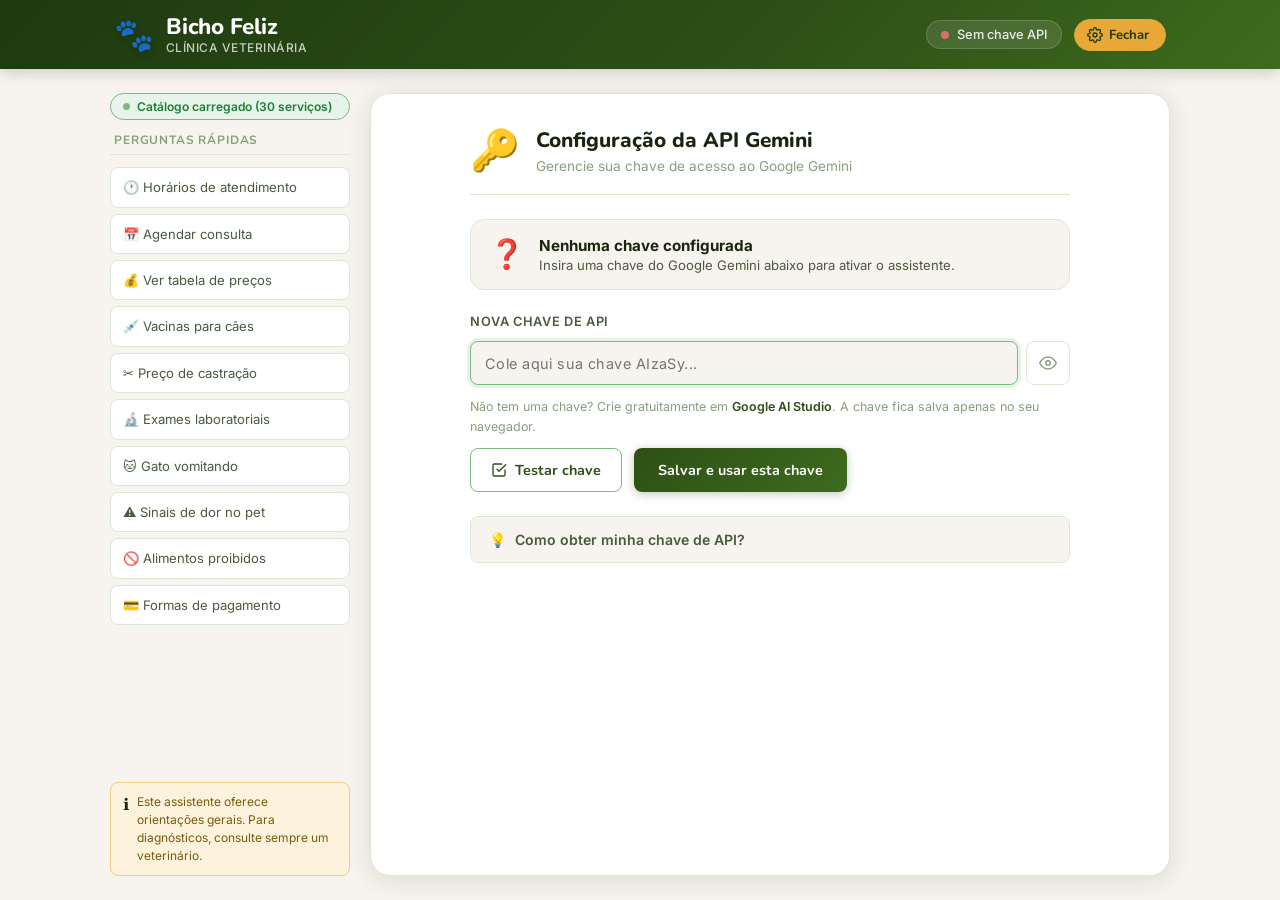
<file: ChatBoot_clinica_veterinaria/index.html>
<!DOCTYPE html>
<html lang="pt-BR">
<head>
  <meta charset="UTF-8" />
  <meta name="viewport" content="width=device-width, initial-scale=1.0" />
  <title>Bicho Feliz – Assistente Virtual</title>
  <link rel="preconnect" href="https://fonts.googleapis.com" />
  <link rel="preconnect" href="https://fonts.gstatic.com" crossorigin />
  <link href="https://fonts.googleapis.com/css2?family=Nunito:wght@400;600;700;800&family=Inter:wght@400;500&display=swap" rel="stylesheet" />
  <link rel="stylesheet" href="style.css" />
</head>
<body>

  <!-- HEADER -->
  <header class="site-header">
    <div class="header-inner">
      <div class="logo">
        <span class="logo-icon" aria-hidden="true">🐾</span>
        <div class="logo-text">
          <span class="logo-name">Bicho Feliz</span>
          <span class="logo-sub">Clínica Veterinária</span>
        </div>
      </div>
      <div class="header-right">
        <div class="header-status" id="headerStatus">
          <span class="status-dot" id="statusDot"></span>
          <span id="statusText">Verificando...</span>
        </div>
        <!-- Botão para abrir configurações -->
        <button class="config-tab-btn" id="openConfigBtn" title="Configurações da API">
          <svg viewBox="0 0 24 24" fill="none" stroke="currentColor" stroke-width="2" stroke-linecap="round" stroke-linejoin="round" aria-hidden="true">
            <circle cx="12" cy="12" r="3"></circle>
            <path d="M19.4 15a1.65 1.65 0 0 0 .33 1.82l.06.06a2 2 0 0 1-2.83 2.83l-.06-.06a1.65 1.65 0 0 0-1.82-.33 1.65 1.65 0 0 0-1 1.51V21a2 2 0 0 1-4 0v-.09A1.65 1.65 0 0 0 9 19.4a1.65 1.65 0 0 0-1.82.33l-.06.06a2 2 0 0 1-2.83-2.83l.06-.06A1.65 1.65 0 0 0 4.68 15a1.65 1.65 0 0 0-1.51-1H3a2 2 0 0 1 0-4h.09A1.65 1.65 0 0 0 4.6 9a1.65 1.65 0 0 0-.33-1.82l-.06-.06a2 2 0 0 1 2.83-2.83l.06.06A1.65 1.65 0 0 0 9 4.68a1.65 1.65 0 0 0 1-1.51V3a2 2 0 0 1 4 0v.09a1.65 1.65 0 0 0 1 1.51 1.65 1.65 0 0 0 1.82-.33l.06-.06a2 2 0 0 1 2.83 2.83l-.06.06A1.65 1.65 0 0 0 19.4 9a1.65 1.65 0 0 0 1.51 1H21a2 2 0 0 1 0 4h-.09a1.65 1.65 0 0 0-1.51 1z"></path>
          </svg>
          <span>API</span>
        </button>
      </div>
    </div>
  </header>

  <!-- MAIN LAYOUT -->
  <main class="layout">

    <!-- SIDEBAR -->
    <aside class="sidebar">
      <!-- RAG status badge -->
      <div class="rag-badge" id="ragBadge" title="Status do catálogo de serviços">
        <span class="rag-dot" id="ragDot"></span>
        <span id="ragLabel">Carregando catálogo...</span>
      </div>

      <p class="sidebar-title">Perguntas rápidas</p>
      <ul class="quick-list">
        <li><button class="quick-btn" data-q="Quais são os horários de funcionamento da clínica?">🕐 Horários de atendimento</button></li>
        <li><button class="quick-btn" data-q="Como faço para agendar uma consulta?">📅 Agendar consulta</button></li>
        <li><button class="quick-btn" data-q="Quais são todos os serviços disponíveis e seus preços?">💰 Ver tabela de preços</button></li>
        <li><button class="quick-btn" data-q="Quais vacinas meu cachorro precisa tomar por ano e quanto custam?">💉 Vacinas para cães</button></li>
        <li><button class="quick-btn" data-q="Quanto custa a castração de um gato macho?">✂️ Preço de castração</button></li>
        <li><button class="quick-btn" data-q="Quais exames laboratoriais vocês oferecem e quais são os preços?">🔬 Exames laboratoriais</button></li>
        <li><button class="quick-btn" data-q="Meu gato está vomitando. O que pode ser?">🐱 Gato vomitando</button></li>
        <li><button class="quick-btn" data-q="Quais são os sinais de que meu pet está com dor?">⚠️ Sinais de dor no pet</button></li>
        <li><button class="quick-btn" data-q="Quais alimentos são tóxicos para cães e gatos?">🚫 Alimentos proibidos</button></li>
          <li><button class="quick-btn" data-q="Quais formas de pagamento vocês aceitam?">💳 Formas de pagamento</button></li>
      </ul>

      <div class="sidebar-notice">
        <span class="notice-icon">ℹ️</span>
        <p>Este assistente oferece orientações gerais. Para diagnósticos, consulte sempre um veterinário.</p>
      </div>
    </aside>

    <!-- CHAT AREA -->
    <section class="chat-container" id="chatView">
      <div class="chat-messages" id="chatMessages" role="log" aria-live="polite" aria-label="Histórico de conversa">
        <div class="message bot-message" id="welcomeMessage">
          <div class="avatar bot-avatar" aria-hidden="true">🐾</div>
          <div class="bubble">
            <p>Olá! 👋 Sou o assistente virtual da <strong>Bicho Feliz</strong>.</p>
            <p>Posso te ajudar com dúvidas sobre saúde animal, agendamentos, vacinas, cuidados gerais e muito mais.</p>
            <p>Como posso te ajudar hoje? 🐶🐱</p>
            <time class="msg-time" datetime="">agora</time>
          </div>
        </div>
      </div>

      <div class="chat-input-area">
        <div class="input-row">
          <textarea
            id="userInput"
            class="chat-input"
            placeholder="Digite sua dúvida sobre seu pet..."
            rows="1"
            maxlength="1000"
            aria-label="Campo de mensagem"
          ></textarea>
          <button id="sendBtn" class="send-btn" aria-label="Enviar mensagem">
            <svg viewBox="0 0 24 24" fill="none" stroke="currentColor" stroke-width="2.2" stroke-linecap="round" stroke-linejoin="round" aria-hidden="true">
              <line x1="22" y1="2" x2="11" y2="13"></line>
              <polygon points="22 2 15 22 11 13 2 9 22 2"></polygon>
            </svg>
          </button>
        </div>
        <div class="input-meta">
          <span id="charCount" class="char-count">0 / 1000</span>
          <span class="input-hint">Enter para enviar · Shift+Enter para nova linha</span>
        </div>
      </div>
    </section>

    <!-- CONFIG PAGE (oculta por padrão) -->
    <section class="config-page hidden" id="configView">
      <div class="config-card">

        <div class="config-card-header">
          <div class="config-header-icon">🔑</div>
          <div>
            <h2>Configuração da API Gemini</h2>
            <p>Gerencie sua chave de acesso ao Google Gemini</p>
          </div>
        </div>

        <!-- Status atual -->
        <div class="config-status-box" id="configStatusBox">
          <div class="config-status-icon" id="configStatusIcon">❓</div>
          <div class="config-status-text">
            <strong id="configStatusTitle">Nenhuma chave configurada</strong>
            <span id="configStatusDesc">Insira uma chave abaixo para ativar o assistente.</span>
          </div>
        </div>

        <!-- Chave atual mascarada -->
        <div class="config-current" id="configCurrentRow" style="display:none">
          <span class="config-current-label">Chave ativa:</span>
          <code class="config-current-key" id="configCurrentKey">—</code>
          <button class="btn-link-danger" id="removeKeyBtn">Remover</button>
        </div>

        <!-- Formulário nova chave -->
        <div class="config-form">
          <label class="field-label" for="newApiKeyInput">
            Nova chave de API
          </label>
          <div class="key-input-row">
            <input
              type="password"
              id="newApiKeyInput"
              class="field-input"
              placeholder="Cole aqui sua chave AIzaSy..."
              autocomplete="off"
              spellcheck="false"
            />
            <button class="toggle-visibility-btn" id="toggleVisibilityBtn" title="Mostrar/ocultar chave" type="button">
              <svg id="eyeIcon" viewBox="0 0 24 24" fill="none" stroke="currentColor" stroke-width="2" stroke-linecap="round" stroke-linejoin="round">
                <path d="M1 12s4-8 11-8 11 8 11 8-4 8-11 8-11-8-11-8z"></path>
                <circle cx="12" cy="12" r="3"></circle>
              </svg>
            </button>
          </div>

          <!-- Feedback de validação -->
          <div class="validation-feedback hidden" id="validationFeedback">
            <span id="validationIcon"></span>
            <span id="validationMsg"></span>
          </div>

          <p class="field-hint">
            Não tem uma chave? Crie gratuitamente em
            <a href="https://aistudio.google.com/app/apikey" target="_blank" rel="noopener">Google AI Studio</a>.
            A chave fica salva apenas no seu navegador.
          </p>

          <div class="config-actions">
            <button class="btn-secondary" id="validateBtn">
              <svg viewBox="0 0 24 24" fill="none" stroke="currentColor" stroke-width="2" stroke-linecap="round" stroke-linejoin="round" aria-hidden="true" width="16" height="16">
                <polyline points="9 11 12 14 22 4"></polyline>
                <path d="M21 12v7a2 2 0 0 1-2 2H5a2 2 0 0 1-2-2V5a2 2 0 0 1 2-2h11"></path>
              </svg>
              Testar chave
            </button>
            <button class="btn-primary" id="saveNewKeyBtn">
              Salvar e usar esta chave
            </button>
          </div>
        </div>

        <!-- Instruções -->
        <details class="config-help">
          <summary>Como obter minha chave de API?</summary>
          <ol>
            <li>Acesse <a href="https://aistudio.google.com/app/apikey" target="_blank" rel="noopener">aistudio.google.com/app/apikey</a></li>
            <li>Faça login com sua conta Google</li>
            <li>Clique em <strong>"Create API key"</strong></li>
            <li>Selecione <strong>"Create API key in new project"</strong></li>
            <li>Copie a chave gerada (começa com <code>AIzaSy...</code>)</li>
            <li>Cole no campo acima e clique em <strong>"Testar chave"</strong></li>
          </ol>
        </details>

      </div>
    </section>

  </main>

  <script src="script.js"></script>
</body>
</html>
</file>
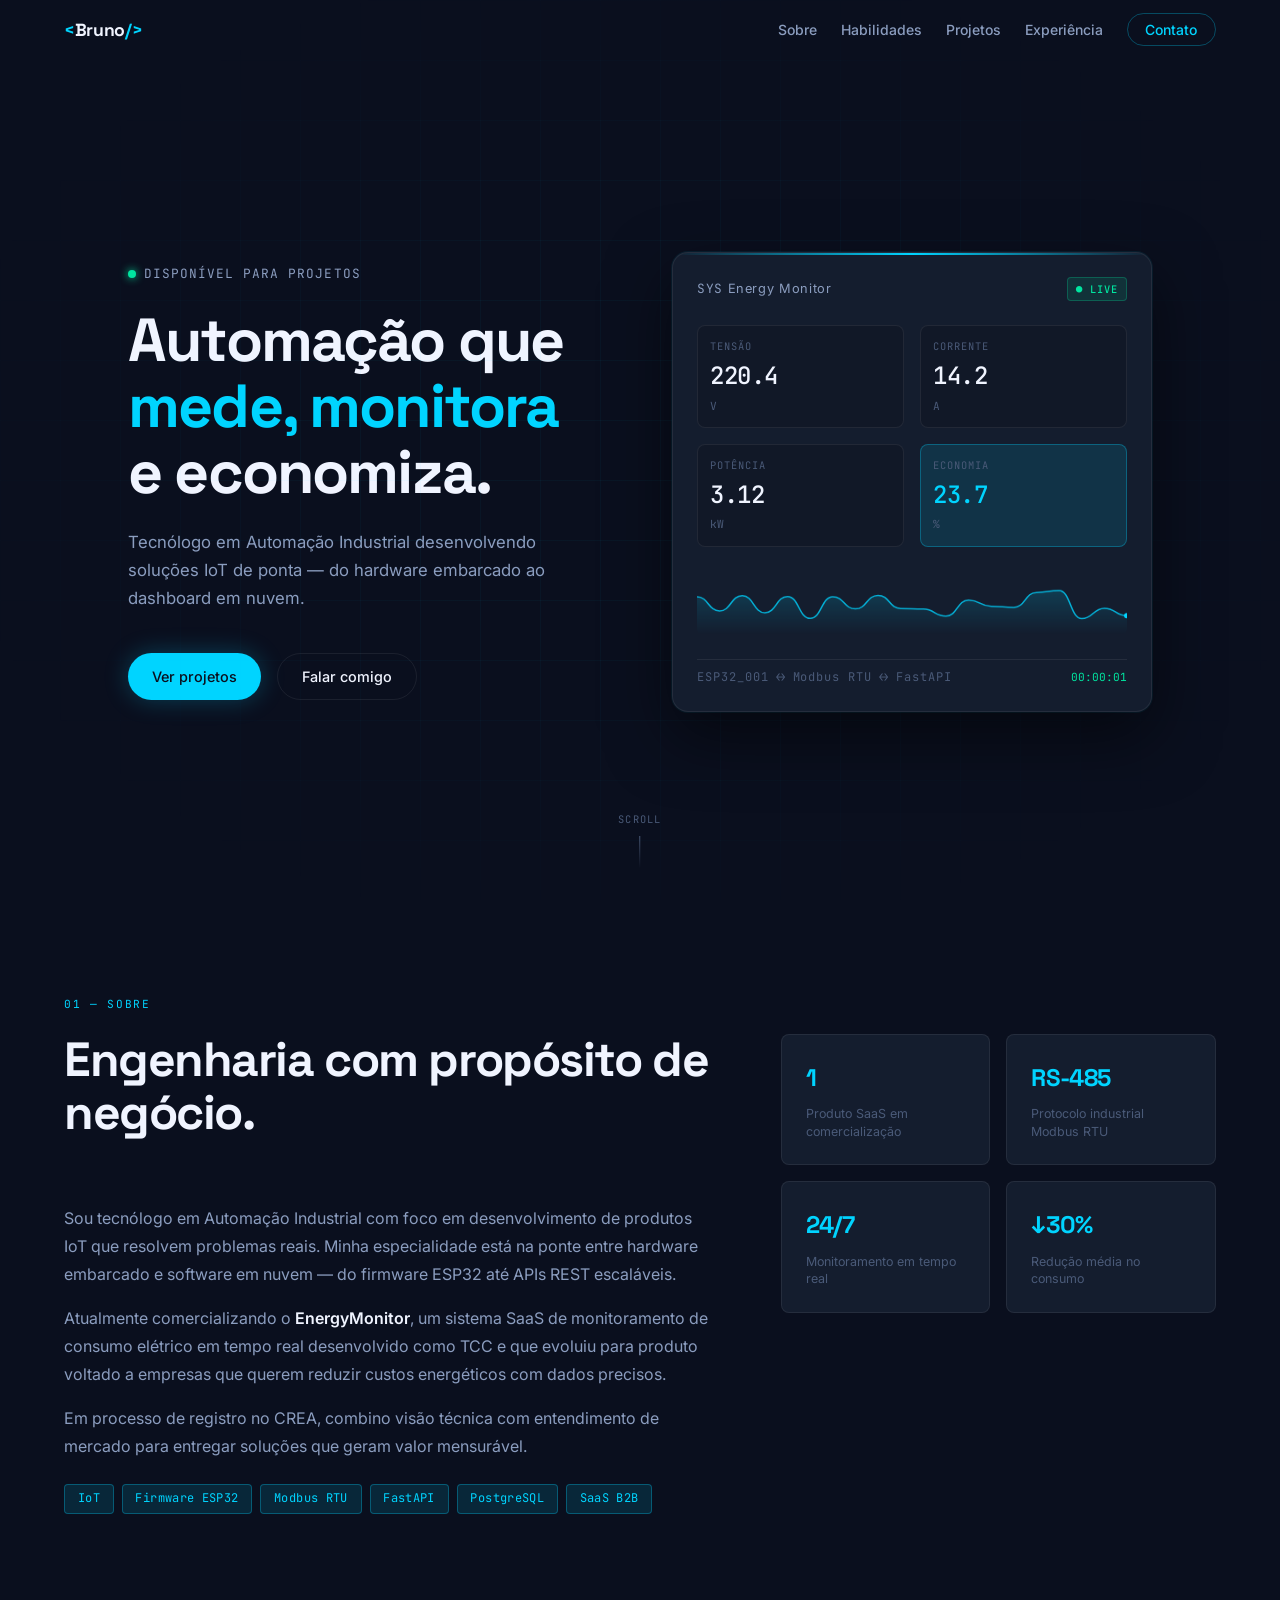
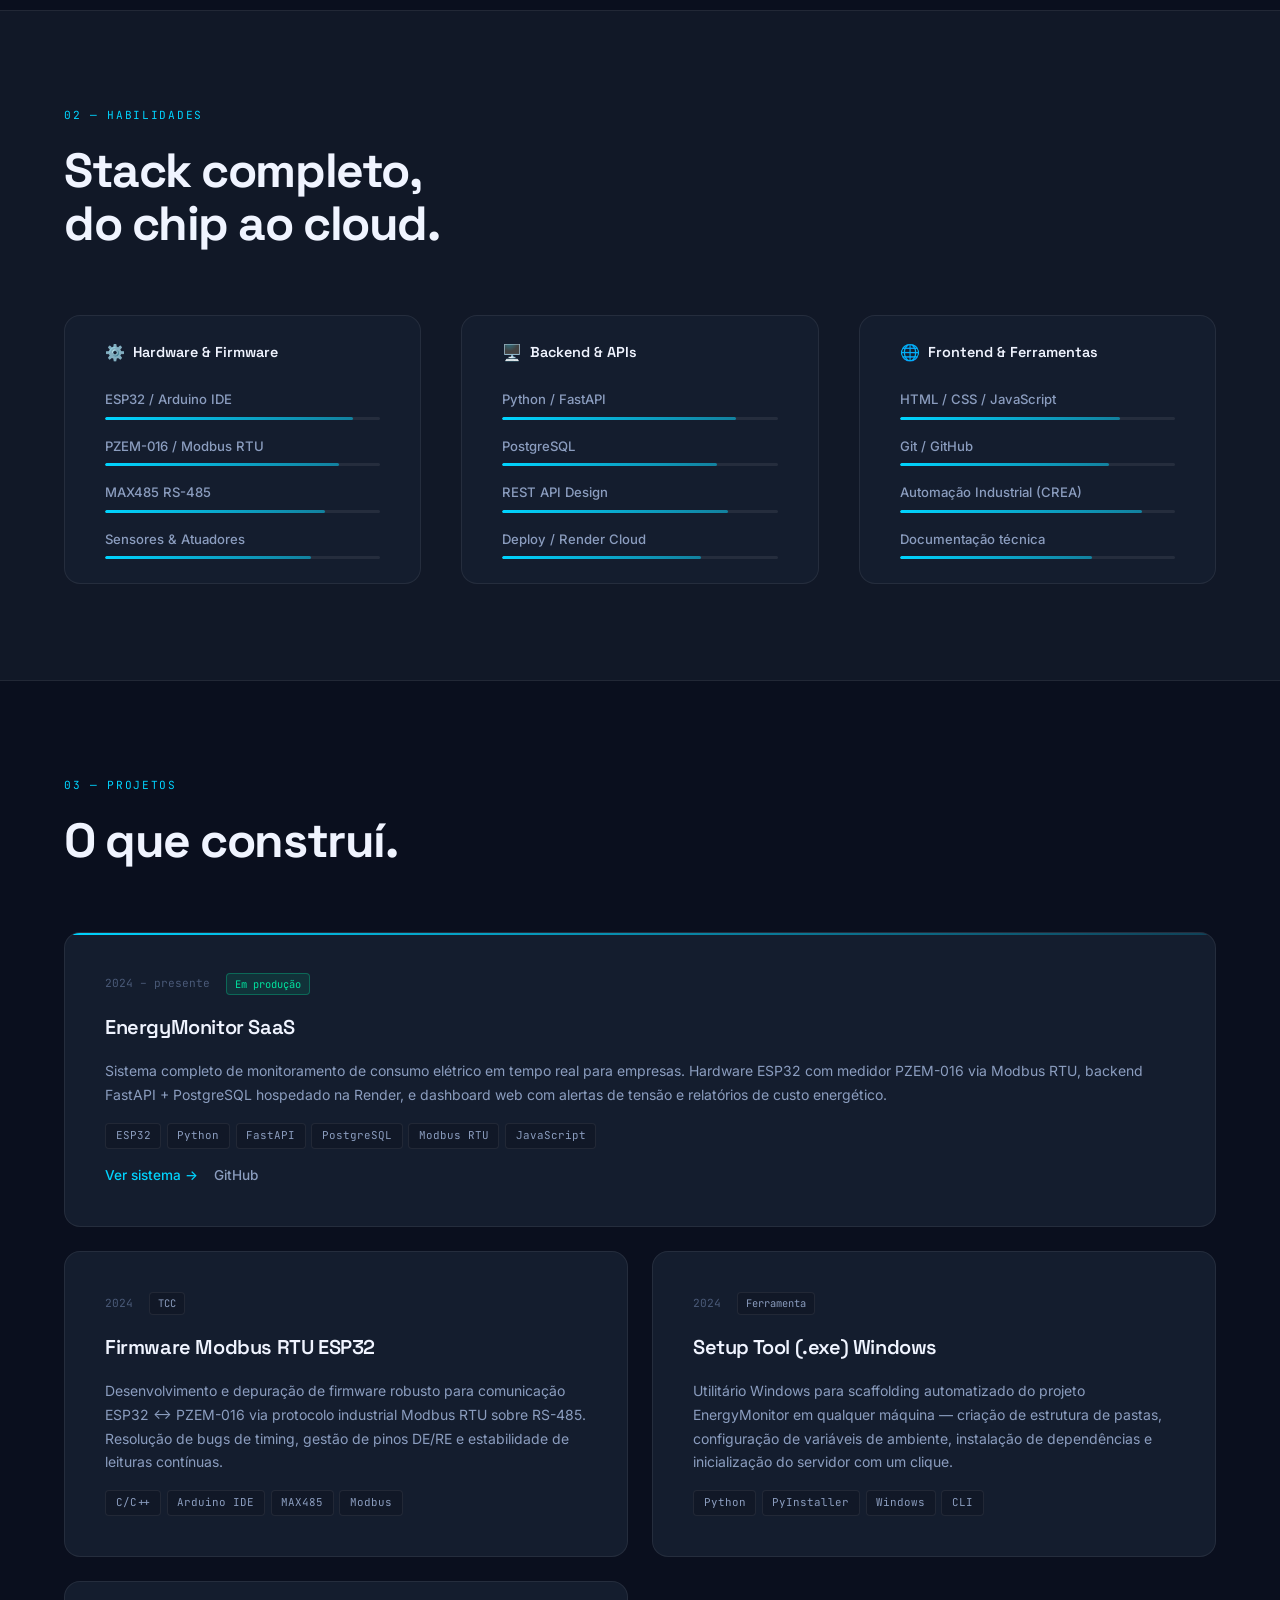
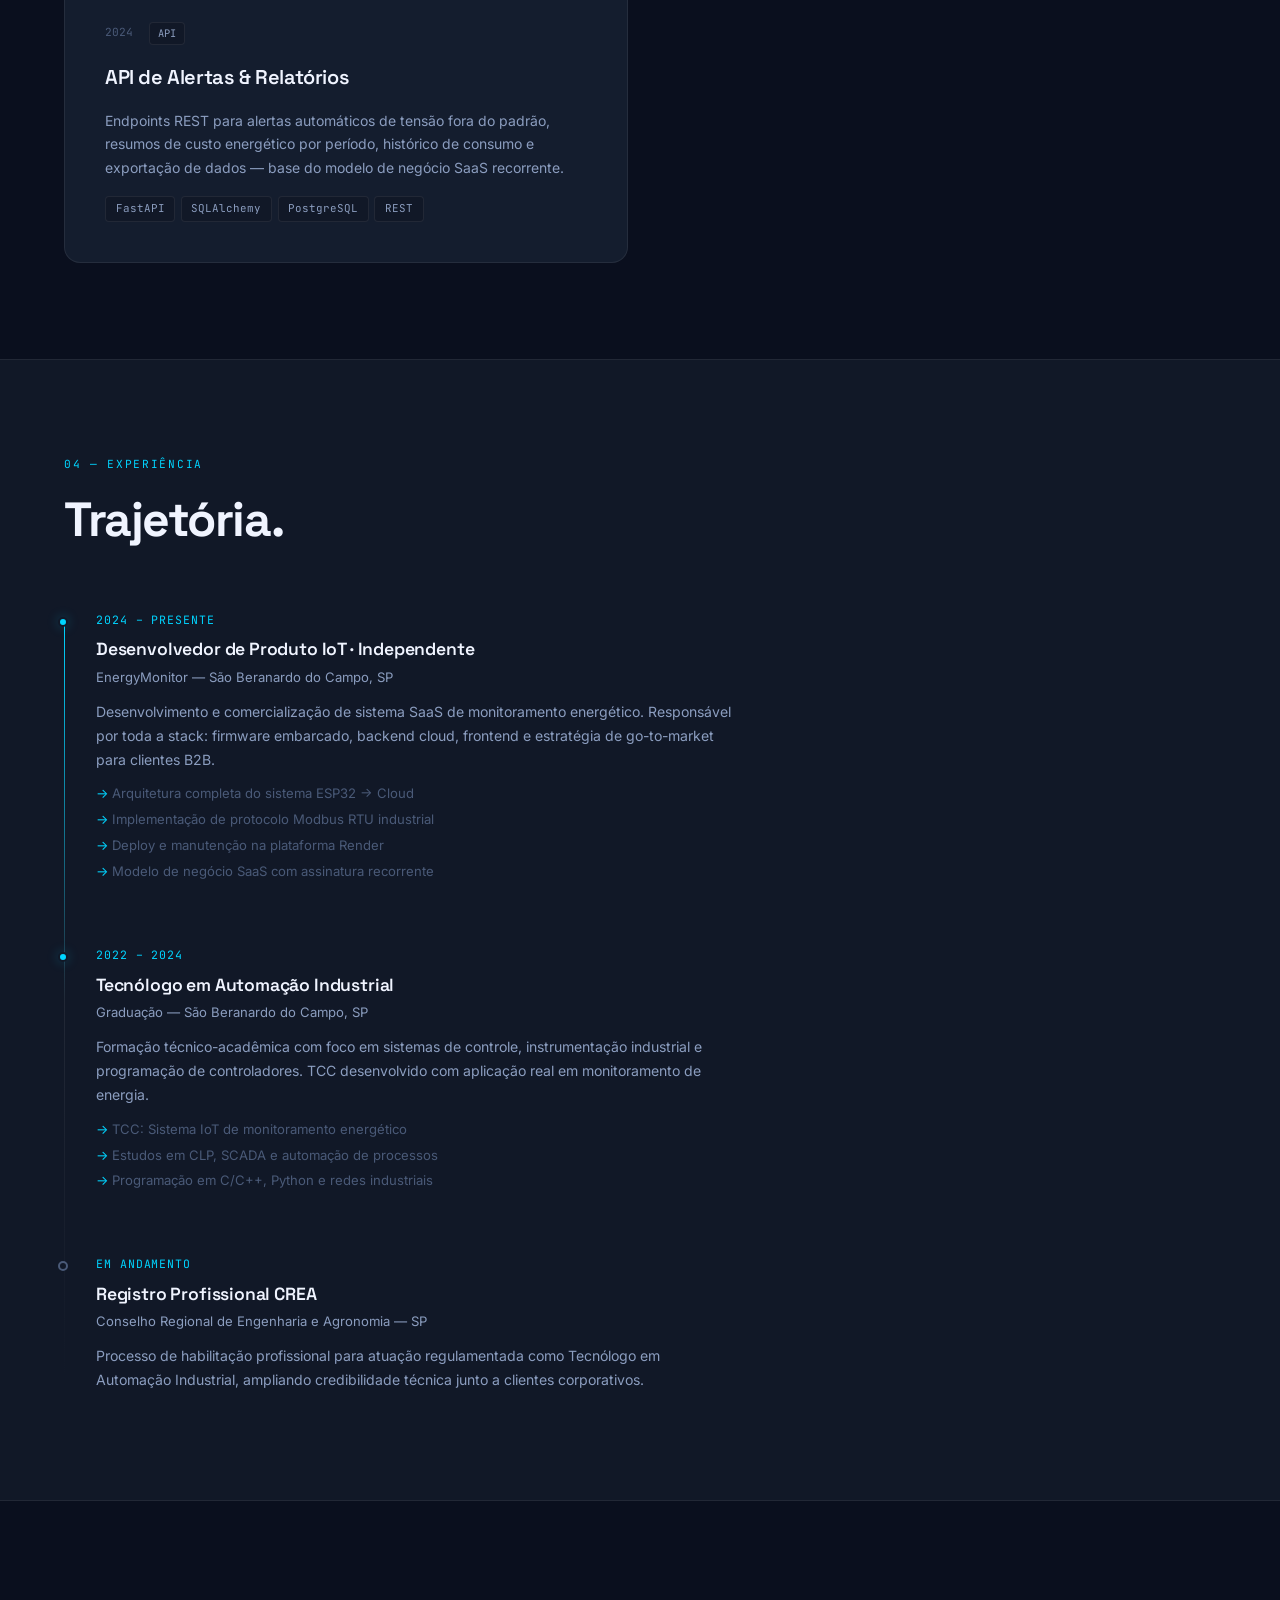
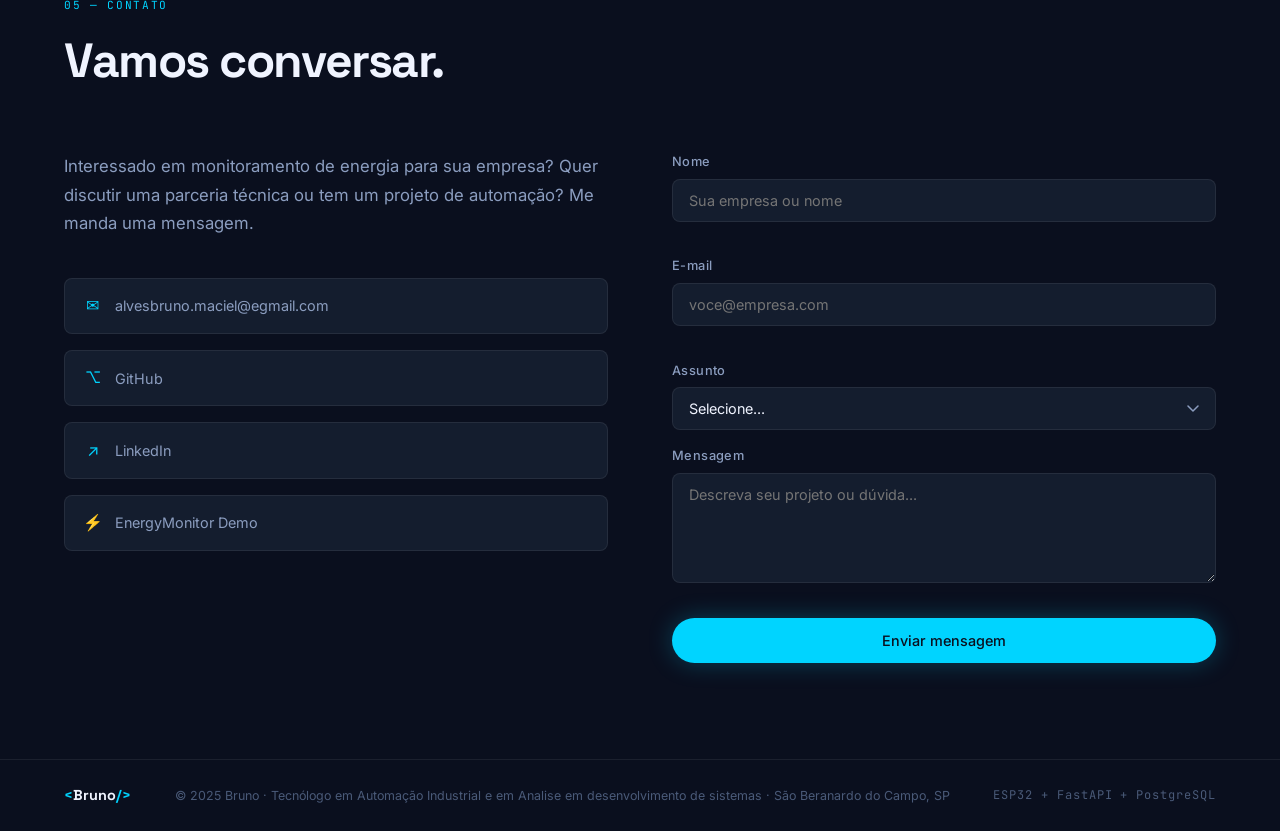
<file: docs/index.html>
<!DOCTYPE html>
<html lang="pt-BR">
<head>
  <meta charset="UTF-8" />
  <meta name="viewport" content="width=device-width, initial-scale=1.0" />
  <title>Bruno | Automação & Energia</title>
  <meta name="description" content="Especialista em automação industrial e sistemas de monitoramento de energia. Desenvolvedor de soluções IoT e SaaS para eficiência energética." />
  <link rel="preconnect" href="https://fonts.googleapis.com" />
  <link rel="preconnect" href="https://fonts.gstatic.com" crossorigin />
  <link href="https://fonts.googleapis.com/css2?family=Space+Grotesk:wght@300;400;500;600;700&family=Inter:wght@300;400;500;600&family=JetBrains+Mono:wght@400;500&display=swap" rel="stylesheet" />
  <link rel="stylesheet" href="style.css" />
</head>
<body>

  <!-- ═══════════════════════ HEADER ═══════════════════════ -->
  <header class="header" id="header">
    <nav class="nav container">
      <a href="#inicio" class="nav-logo">
        <span class="logo-bracket">&lt;</span>Bruno<span class="logo-bracket">/&gt;</span>
      </a>

      <ul class="nav-links" id="navLinks">
        <li><a href="#sobre" class="nav-link">Sobre</a></li>
        <li><a href="#habilidades" class="nav-link">Habilidades</a></li>
        <li><a href="#projetos" class="nav-link">Projetos</a></li>
        <li><a href="#experiencia" class="nav-link">Experiência</a></li>
        <li><a href="#contato" class="nav-link nav-cta">Contato</a></li>
      </ul>

      <button class="hamburger" id="hamburger" aria-label="Abrir menu" aria-expanded="false">
        <span></span><span></span><span></span>
      </button>
    </nav>
  </header>

  <!-- ═══════════════════════ HERO ═══════════════════════ -->
  <section class="hero" id="inicio">
    <div class="hero-grid-lines" aria-hidden="true"></div>

    <div class="container hero-container">
      <div class="hero-content">
        <p class="hero-eyebrow">
          <span class="status-dot"></span> Disponível para projetos
        </p>
        <h1 class="hero-title">
          Automação que<br />
          <span class="hero-accent">mede, monitora</span><br />
          e economiza.
        </h1>
        <p class="hero-desc">
          Tecnólogo em Automação Industrial desenvolvendo soluções IoT de ponta — do hardware embarcado ao dashboard em nuvem.
        </p>
        <div class="hero-actions">
          <a href="#projetos" class="btn btn-primary">Ver projetos</a>
          <a href="#contato" class="btn btn-ghost">Falar comigo</a>
        </div>
      </div>

      <!-- Live-style energy dashboard widget -->
      <div class="hero-widget" aria-label="Painel de monitoramento de energia ao vivo">
        <div class="widget-header">
          <span class="widget-title">
            <span class="mono">SYS</span> Energy Monitor
          </span>
          <span class="widget-badge live">● LIVE</span>
        </div>

        <div class="widget-metrics">
          <div class="metric">
            <span class="metric-label">Tensão</span>
            <span class="metric-value" id="metricVoltage">220.4</span>
            <span class="metric-unit">V</span>
          </div>
          <div class="metric">
            <span class="metric-label">Corrente</span>
            <span class="metric-value" id="metricCurrent">14.2</span>
            <span class="metric-unit">A</span>
          </div>
          <div class="metric">
            <span class="metric-label">Potência</span>
            <span class="metric-value" id="metricPower">3.12</span>
            <span class="metric-unit">kW</span>
          </div>
          <div class="metric highlight">
            <span class="metric-label">Economia</span>
            <span class="metric-value" id="metricSaving">23.7</span>
            <span class="metric-unit">%</span>
          </div>
        </div>

        <div class="widget-chart" aria-hidden="true">
          <canvas id="miniChart" width="280" height="72"></canvas>
        </div>

        <div class="widget-footer">
          <span class="mono text-xs">ESP32_001 ↔ Modbus RTU ↔ FastAPI</span>
          <span class="widget-uptime" id="widgetUptime">00:00:00</span>
        </div>
      </div>
    </div>

    <div class="hero-scroll-hint" aria-hidden="true">
      <span>scroll</span>
      <div class="scroll-line"></div>
    </div>
  </section>

  <!-- ═══════════════════════ SOBRE ═══════════════════════ -->
  <section class="section" id="sobre">
    <div class="container">
      <div class="section-label">01 — Sobre</div>

      <div class="about-grid">
        <div class="about-text">
          <h2 class="section-title">Engenharia com propósito de negócio.</h2>
          <p>
            Sou tecnólogo em Automação Industrial com foco em desenvolvimento de produtos IoT que resolvem problemas reais. Minha especialidade está na ponte entre hardware embarcado e software em nuvem — do firmware ESP32 até APIs REST escaláveis.
          </p>
          <p>
            Atualmente comercializando o <strong>EnergyMonitor</strong>, um sistema SaaS de monitoramento de consumo elétrico em tempo real desenvolvido como TCC e que evoluiu para produto voltado a empresas que querem reduzir custos energéticos com dados precisos.
          </p>
          <p>
            Em processo de registro no CREA, combino visão técnica com entendimento de mercado para entregar soluções que geram valor mensurável.
          </p>
          <div class="about-tags">
            <span class="tag">IoT</span>
            <span class="tag">Firmware ESP32</span>
            <span class="tag">Modbus RTU</span>
            <span class="tag">FastAPI</span>
            <span class="tag">PostgreSQL</span>
            <span class="tag">SaaS B2B</span>
          </div>
        </div>

        <div class="about-stats">
          <div class="stat-card">
            <span class="stat-number">1</span>
            <span class="stat-desc">Produto SaaS em comercialização</span>
          </div>
          <div class="stat-card">
            <span class="stat-number">RS-485</span>
            <span class="stat-desc">Protocolo industrial Modbus RTU</span>
          </div>
          <div class="stat-card">
            <span class="stat-number">24/7</span>
            <span class="stat-desc">Monitoramento em tempo real</span>
          </div>
          <div class="stat-card">
            <span class="stat-number">↓30%</span>
            <span class="stat-desc">Redução média no consumo</span>
          </div>
        </div>
      </div>
    </div>
  </section>

  <!-- ═══════════════════════ HABILIDADES ═══════════════════════ -->
  <section class="section section-dark" id="habilidades">
    <div class="container">
      <div class="section-label">02 — Habilidades</div>
      <h2 class="section-title">Stack completo,<br />do chip ao cloud.</h2>

      <div class="skills-grid">

        <div class="skill-group">
          <h3 class="skill-group-title">
            <span class="skill-icon">⚙️</span> Hardware & Firmware
          </h3>
          <ul class="skill-list">
            <li class="skill-item">
              <span class="skill-name">ESP32 / Arduino IDE</span>
              <div class="skill-bar"><div class="skill-fill" data-width="90"></div></div>
            </li>
            <li class="skill-item">
              <span class="skill-name">PZEM-016 / Modbus RTU</span>
              <div class="skill-bar"><div class="skill-fill" data-width="85"></div></div>
            </li>
            <li class="skill-item">
              <span class="skill-name">MAX485 RS-485</span>
              <div class="skill-bar"><div class="skill-fill" data-width="80"></div></div>
            </li>
            <li class="skill-item">
              <span class="skill-name">Sensores & Atuadores</span>
              <div class="skill-bar"><div class="skill-fill" data-width="75"></div></div>
            </li>
          </ul>
        </div>

        <div class="skill-group">
          <h3 class="skill-group-title">
            <span class="skill-icon">🖥️</span> Backend & APIs
          </h3>
          <ul class="skill-list">
            <li class="skill-item">
              <span class="skill-name">Python / FastAPI</span>
              <div class="skill-bar"><div class="skill-fill" data-width="85"></div></div>
            </li>
            <li class="skill-item">
              <span class="skill-name">PostgreSQL</span>
              <div class="skill-bar"><div class="skill-fill" data-width="78"></div></div>
            </li>
            <li class="skill-item">
              <span class="skill-name">REST API Design</span>
              <div class="skill-bar"><div class="skill-fill" data-width="82"></div></div>
            </li>
            <li class="skill-item">
              <span class="skill-name">Deploy / Render Cloud</span>
              <div class="skill-bar"><div class="skill-fill" data-width="72"></div></div>
            </li>
          </ul>
        </div>

        <div class="skill-group">
          <h3 class="skill-group-title">
            <span class="skill-icon">🌐</span> Frontend & Ferramentas
          </h3>
          <ul class="skill-list">
            <li class="skill-item">
              <span class="skill-name">HTML / CSS / JavaScript</span>
              <div class="skill-bar"><div class="skill-fill" data-width="80"></div></div>
            </li>
            <li class="skill-item">
              <span class="skill-name">Git / GitHub</span>
              <div class="skill-bar"><div class="skill-fill" data-width="76"></div></div>
            </li>
            <li class="skill-item">
              <span class="skill-name">Automação Industrial (CREA)</span>
              <div class="skill-bar"><div class="skill-fill" data-width="88"></div></div>
            </li>
            <li class="skill-item">
              <span class="skill-name">Documentação técnica</span>
              <div class="skill-bar"><div class="skill-fill" data-width="70"></div></div>
            </li>
          </ul>
        </div>

      </div>
    </div>
  </section>

  <!-- ═══════════════════════ PROJETOS ═══════════════════════ -->
  <section class="section" id="projetos">
    <div class="container">
      <div class="section-label">03 — Projetos</div>
      <h2 class="section-title">O que construí.</h2>

      <div class="projects-grid">

        <!-- Projeto principal -->
        <article class="project-card project-featured">
          <div class="project-meta">
            <span class="project-year">2024 – presente</span>
            <span class="project-status active">Em produção</span>
          </div>
          <h3 class="project-title">EnergyMonitor SaaS</h3>
          <p class="project-desc">
            Sistema completo de monitoramento de consumo elétrico em tempo real para empresas. Hardware ESP32 com medidor PZEM-016 via Modbus RTU, backend FastAPI + PostgreSQL hospedado na Render, e dashboard web com alertas de tensão e relatórios de custo energético.
          </p>
          <div class="project-stack">
            <span>ESP32</span><span>Python</span><span>FastAPI</span>
            <span>PostgreSQL</span><span>Modbus RTU</span><span>JavaScript</span>
          </div>
          <div class="project-links">
            <a href="https://energy-monitor-cfbk.onrender.com" target="_blank" rel="noopener" class="project-link">
              Ver sistema →
            </a>
            <a href="https://github.com/Bruno2213114024/-energy-monitor" target="_blank" rel="noopener" class="project-link ghost">
              GitHub
            </a>
          </div>
          <div class="project-highlight-bar"></div>
        </article>

        <!-- Projeto 2 -->
        <article class="project-card">
          <div class="project-meta">
            <span class="project-year">2024</span>
            <span class="project-status">TCC</span>
          </div>
          <h3 class="project-title">Firmware Modbus RTU ESP32</h3>
          <p class="project-desc">
            Desenvolvimento e depuração de firmware robusto para comunicação ESP32 ↔ PZEM-016 via protocolo industrial Modbus RTU sobre RS-485. Resolução de bugs de timing, gestão de pinos DE/RE e estabilidade de leituras contínuas.
          </p>
          <div class="project-stack">
            <span>C/C++</span><span>Arduino IDE</span><span>MAX485</span><span>Modbus</span>
          </div>
        </article>

        <!-- Projeto 3 -->
        <article class="project-card">
          <div class="project-meta">
            <span class="project-year">2024</span>
            <span class="project-status">Ferramenta</span>
          </div>
          <h3 class="project-title">Setup Tool (.exe) Windows</h3>
          <p class="project-desc">
            Utilitário Windows para scaffolding automatizado do projeto EnergyMonitor em qualquer máquina — criação de estrutura de pastas, configuração de variáveis de ambiente, instalação de dependências e inicialização do servidor com um clique.
          </p>
          <div class="project-stack">
            <span>Python</span><span>PyInstaller</span><span>Windows</span><span>CLI</span>
          </div>
        </article>

        <!-- Projeto 4 -->
        <article class="project-card">
          <div class="project-meta">
            <span class="project-year">2024</span>
            <span class="project-status">API</span>
          </div>
          <h3 class="project-title">API de Alertas & Relatórios</h3>
          <p class="project-desc">
            Endpoints REST para alertas automáticos de tensão fora do padrão, resumos de custo energético por período, histórico de consumo e exportação de dados — base do modelo de negócio SaaS recorrente.
          </p>
          <div class="project-stack">
            <span>FastAPI</span><span>SQLAlchemy</span><span>PostgreSQL</span><span>REST</span>
          </div>
        </article>

      </div>
    </div>
  </section>

  <!-- ═══════════════════════ EXPERIÊNCIA ═══════════════════════ -->
  <section class="section section-dark" id="experiencia">
    <div class="container">
      <div class="section-label">04 — Experiência</div>
      <h2 class="section-title">Trajetória.</h2>

      <div class="timeline">

        <div class="timeline-item">
          <div class="timeline-dot"></div>
          <div class="timeline-content">
            <div class="timeline-period">2024 – Presente</div>
            <h3 class="timeline-role">Desenvolvedor de Produto IoT · Independente</h3>
            <p class="timeline-company">EnergyMonitor — São Beranardo do Campo, SP</p>
            <p class="timeline-desc">
              Desenvolvimento e comercialização de sistema SaaS de monitoramento energético. Responsável por toda a stack: firmware embarcado, backend cloud, frontend e estratégia de go-to-market para clientes B2B.
            </p>
            <ul class="timeline-achievements">
              <li>Arquitetura completa do sistema ESP32 → Cloud</li>
              <li>Implementação de protocolo Modbus RTU industrial</li>
              <li>Deploy e manutenção na plataforma Render</li>
              <li>Modelo de negócio SaaS com assinatura recorrente</li>
            </ul>
          </div>
        </div>

        <div class="timeline-item">
          <div class="timeline-dot"></div>
          <div class="timeline-content">
            <div class="timeline-period">2022 – 2024</div>
            <h3 class="timeline-role">Tecnólogo em Automação Industrial</h3>
            <p class="timeline-company">Graduação — São Beranardo do Campo, SP</p>
            <p class="timeline-desc">
              Formação técnico-acadêmica com foco em sistemas de controle, instrumentação industrial e programação de controladores. TCC desenvolvido com aplicação real em monitoramento de energia.
            </p>
            <ul class="timeline-achievements">
              <li>TCC: Sistema IoT de monitoramento energético</li>
              <li>Estudos em CLP, SCADA e automação de processos</li>
              <li>Programação em C/C++, Python e redes industriais</li>
            </ul>
          </div>
        </div>

        <div class="timeline-item">
          <div class="timeline-dot future"></div>
          <div class="timeline-content">
            <div class="timeline-period">Em andamento</div>
            <h3 class="timeline-role">Registro Profissional CREA</h3>
            <p class="timeline-company">Conselho Regional de Engenharia e Agronomia — SP</p>
            <p class="timeline-desc">
              Processo de habilitação profissional para atuação regulamentada como Tecnólogo em Automação Industrial, ampliando credibilidade técnica junto a clientes corporativos.
            </p>
          </div>
        </div>

      </div>
    </div>
  </section>

  <!-- ═══════════════════════ CONTATO ═══════════════════════ -->
  <section class="section" id="contato">
    <div class="container">
      <div class="section-label">05 — Contato</div>
      <h2 class="section-title">Vamos conversar.</h2>

      <div class="contact-grid">
        <div class="contact-info">
          <p class="contact-intro">
            Interessado em monitoramento de energia para sua empresa? Quer discutir uma parceria técnica ou tem um projeto de automação? Me manda uma mensagem.
          </p>
          <div class="contact-links">
            <a href="mailto:bruno@exemplo.com" class="contact-item">
              <span class="contact-icon">✉</span>
              <span>alvesbruno.maciel@egmail.com</span>
            </a>
            <a href="https://github.com/Bruno2213114024" target="_blank" rel="noopener" class="contact-item">
              <span class="contact-icon">⌥</span>
              <span>GitHub</span>
            </a>
            <a href="https://linkedin.com/in/seu-perfil" target="_blank" rel="noopener" class="contact-item">
              <span class="contact-icon">↗</span>
              <span>LinkedIn</span>
            </a>
            <a href="https://energy-monitor-cfbk.onrender.com" target="_blank" rel="noopener" class="contact-item">
              <span class="contact-icon">⚡</span>
              <span>EnergyMonitor Demo</span>
            </a>
          </div>
        </div>

        <form class="contact-form" id="contactForm" novalidate>
          <div class="form-group">
            <label for="name">Nome</label>
            <input type="text" id="name" name="name" placeholder="Sua empresa ou nome" required />
            <span class="field-error" id="nameError"></span>
          </div>
          <div class="form-group">
            <label for="email">E-mail</label>
            <input type="email" id="email" name="email" placeholder="voce@empresa.com" required />
            <span class="field-error" id="emailError"></span>
          </div>
          <div class="form-group">
            <label for="subject">Assunto</label>
            <select id="subject" name="subject">
              <option value="">Selecione...</option>
              <option value="demo">Solicitar demonstração do EnergyMonitor</option>
              <option value="projeto">Proposta de projeto</option>
              <option value="parceria">Parceria técnica</option>
              <option value="outro">Outro assunto</option>
            </select>
          </div>
          <div class="form-group">
            <label for="message">Mensagem</label>
            <textarea id="message" name="message" rows="4" placeholder="Descreva seu projeto ou dúvida..." required></textarea>
            <span class="field-error" id="messageError"></span>
          </div>
          <button type="submit" class="btn btn-primary btn-full" id="submitBtn">
            Enviar mensagem
          </button>
          <p class="form-success" id="formSuccess" hidden>
            ✓ Mensagem enviada! Retornarei em breve.
          </p>
        </form>
      </div>
    </div>
  </section>

  <!-- ═══════════════════════ FOOTER ═══════════════════════ -->
  <footer class="footer">
    <div class="container footer-inner">
      <span class="footer-logo">
        <span class="logo-bracket">&lt;</span>Bruno<span class="logo-bracket">/&gt;</span>
      </span>
      <span class="footer-copy">
        © 2025 Bruno · Tecnólogo em Automação Industrial e em Analise em desenvolvimento de sistemas · São Beranardo do Campo, SP
      </span>
      <span class="footer-stack mono text-xs">
        ESP32 + FastAPI + PostgreSQL
      </span>
    </div>
  </footer>

  <script src="script.js"></script>
</body>
</html>
</file>
<file: ChatBoot_clinica_veterinaria/style.css>
/* ============================================================
   BICHO FELIZ – Assistente Virtual
   ============================================================ */

*, *::before, *::after { box-sizing: border-box; margin: 0; padding: 0; }

:root {
  --forest:   #2D5016;
  --forest-d: #1e3a0f;
  --mint:     #7CB87F;
  --mint-l:   #b2d9b4;
  --mint-ll:  #e6f4e7;
  --amber:    #E8A838;
  --amber-l:  #fdf3dc;
  --cream:    #F7F3EE;
  --white:    #ffffff;
  --ink:      #1a2510;
  --ink-mid:  #4a5a3e;
  --ink-soft: #8a9e7e;
  --border:   #dde8d4;
  --danger:   #c0392b;
  --danger-l: #fdecea;
  --success:  #1e7e34;
  --success-l:#e6f4e9;
  --warning-l:#fff8e1;
  --radius-s: 8px;
  --radius-m: 14px;
  --radius-l: 20px;
  --shadow:   0 2px 12px rgba(45,80,22,.10);
  --shadow-l: 0 4px 24px rgba(45,80,22,.14);
  --font-display: 'Nunito', system-ui, sans-serif;
  --font-body:    'Inter', system-ui, sans-serif;
}

html { height: 100%; }
body {
  font-family: var(--font-body);
  background: var(--cream);
  color: var(--ink);
  height: 100%;
  display: flex;
  flex-direction: column;
  min-height: 100dvh;
}

/* ── Header ─────────────────────────────────────────────── */
.site-header {
  background: linear-gradient(135deg, var(--forest-d) 0%, var(--forest) 60%, #3d6b1e 100%);
  color: var(--white);
  flex-shrink: 0;
  box-shadow: 0 2px 16px rgba(0,0,0,.20);
  position: sticky;
  top: 0;
  z-index: 100;
}

.header-inner {
  max-width: 1100px;
  margin: 0 auto;
  padding: 14px 24px;
  display: flex;
  align-items: center;
  justify-content: space-between;
  gap: 16px;
}

.logo { display: flex; align-items: center; gap: 12px; }
.logo-icon { font-size: 2rem; filter: drop-shadow(0 2px 4px rgba(0,0,0,.25)); line-height: 1; }
.logo-text { display: flex; flex-direction: column; line-height: 1.2; }
.logo-name { font-family: var(--font-display); font-size: 1.4rem; font-weight: 800; letter-spacing: -.01em; }
.logo-sub  { font-size: .75rem; font-weight: 500; opacity: .75; letter-spacing: .04em; text-transform: uppercase; }

.header-right { display: flex; align-items: center; gap: 12px; }

.header-status {
  display: flex;
  align-items: center;
  gap: 8px;
  font-size: .8rem;
  font-weight: 500;
  opacity: .9;
  background: rgba(255,255,255,.12);
  padding: 6px 14px;
  border-radius: 999px;
  border: 1px solid rgba(255,255,255,.18);
}

.status-dot {
  width: 8px; height: 8px;
  border-radius: 50%;
  background: var(--ink-soft);
  transition: background .4s;
}
.status-dot.online  { background: var(--mint-l); animation: pulse-status 2s ease-in-out infinite; }
.status-dot.offline { background: #e57373; }
.status-dot.checking{ background: var(--amber); animation: pulse-status 1s ease-in-out infinite; }

@keyframes pulse-status {
  0%,100%{ opacity:1; transform:scale(1); }
  50%    { opacity:.6; transform:scale(.85); }
}

/* ── Botão de configuração no header ─────────────────────── */
.config-tab-btn {
  display: flex;
  align-items: center;
  gap: 6px;
  background: rgba(255,255,255,.15);
  border: 1px solid rgba(255,255,255,.25);
  color: var(--white);
  border-radius: 999px;
  padding: 6px 16px 6px 12px;
  font-family: var(--font-display);
  font-size: .82rem;
  font-weight: 700;
  cursor: pointer;
  transition: background .15s, transform .1s;
}
.config-tab-btn svg { width: 16px; height: 16px; }
.config-tab-btn:hover { background: rgba(255,255,255,.25); transform: scale(1.04); }
.config-tab-btn.active { background: var(--amber); border-color: var(--amber); color: var(--forest-d); }

/* ── Layout ──────────────────────────────────────────────── */
.layout {
  flex: 1;
  display: grid;
  grid-template-columns: 240px 1fr;
  max-width: 1100px;
  width: 100%;
  margin: 0 auto;
  padding: 24px 20px;
  gap: 20px;
  min-height: 0;
}

/* ── Sidebar ─────────────────────────────────────────────── */
.sidebar { display: flex; flex-direction: column; gap: 8px; }
.sidebar-title {
  font-family: var(--font-display);
  font-size: .75rem; font-weight: 700;
  color: var(--ink-soft);
  text-transform: uppercase; letter-spacing: .07em;
  padding: 0 4px 6px;
  border-bottom: 1px solid var(--border);
  margin-bottom: 4px;
}
.quick-list { list-style: none; display: flex; flex-direction: column; gap: 6px; }
.quick-btn {
  width: 100%; text-align: left;
  background: var(--white);
  border: 1px solid var(--border);
  border-radius: var(--radius-s);
  padding: 10px 12px;
  font-family: var(--font-body); font-size: .82rem;
  color: var(--ink-mid);
  cursor: pointer;
  transition: background .15s, border-color .15s, color .15s, transform .1s;
  line-height: 1.4;
}
.quick-btn:hover { background: var(--mint-ll); border-color: var(--mint); color: var(--forest); transform: translateX(2px); }
.quick-btn:active { transform: translateX(0); }

.sidebar-notice {
  margin-top: auto;
  display: flex; gap: 8px; align-items: flex-start;
  background: var(--amber-l);
  border: 1px solid #f0d080;
  border-radius: var(--radius-s);
  padding: 10px 12px;
}
.notice-icon { font-size: 1rem; line-height: 1.4; flex-shrink: 0; }
.sidebar-notice p { font-size: .75rem; color: #7a5a10; line-height: 1.5; }

/* ── Chat Container ──────────────────────────────────────── */
.chat-container {
  background: var(--white);
  border-radius: var(--radius-l);
  box-shadow: var(--shadow-l);
  border: 1px solid var(--border);
  display: flex; flex-direction: column;
  overflow: hidden; min-height: 0;
}

/* ── Messages ────────────────────────────────────────────── */
.chat-messages {
  flex: 1; overflow-y: auto;
  padding: 24px 20px;
  display: flex; flex-direction: column; gap: 16px;
  scroll-behavior: smooth;
}
.chat-messages::-webkit-scrollbar { width: 6px; }
.chat-messages::-webkit-scrollbar-track { background: transparent; }
.chat-messages::-webkit-scrollbar-thumb { background: var(--border); border-radius: 3px; }

.message {
  display: flex; gap: 10px; align-items: flex-end;
  max-width: 82%;
  animation: msg-in .22s ease-out both;
}
@keyframes msg-in {
  from { opacity:0; transform:translateY(10px); }
  to   { opacity:1; transform:translateY(0); }
}
.bot-message  { align-self: flex-start; }
.user-message { align-self: flex-end; flex-direction: row-reverse; }

.avatar {
  width: 34px; height: 34px; border-radius: 50%; flex-shrink: 0;
  display: flex; align-items: center; justify-content: center; font-size: 1rem;
}
.bot-avatar  { background: linear-gradient(135deg, var(--forest), var(--mint)); box-shadow: 0 2px 8px rgba(45,80,22,.25); }
.user-avatar { background: linear-gradient(135deg, var(--amber), #f0c050); box-shadow: 0 2px 8px rgba(232,168,56,.30); }

.bubble {
  border-radius: var(--radius-m); padding: 12px 16px;
  line-height: 1.6; font-size: .9rem; max-width: 100%; position: relative;
}
.bot-message .bubble  { background: var(--mint-ll); border: 1px solid var(--mint-l); border-bottom-left-radius: 4px; color: var(--ink); }
.user-message .bubble { background: linear-gradient(135deg, var(--forest), #3d6b1e); color: var(--white); border-bottom-right-radius: 4px; }
.bubble p { margin-bottom: 6px; }
.bubble p:last-of-type { margin-bottom: 0; }
.bubble strong { font-weight: 700; }
.bot-message .bubble ul, .bot-message .bubble ol { padding-left: 18px; margin: 6px 0; }
.bot-message .bubble li { margin-bottom: 3px; }

.msg-time { display: block; font-size: .7rem; opacity: .55; margin-top: 6px; text-align: right; }
.user-message .msg-time { color: rgba(255,255,255,.7); }
.error-bubble .bubble { background: var(--danger-l); border-color: #f0b0ab; color: var(--danger); }

/* Typing */
.typing-indicator { display: flex; align-items: center; gap: 5px; padding: 14px 18px; }
.typing-indicator span { width:8px; height:8px; border-radius:50%; background:var(--mint); display:block; animation:typing-bounce .9s ease-in-out infinite; }
.typing-indicator span:nth-child(2){ animation-delay:.15s; }
.typing-indicator span:nth-child(3){ animation-delay:.30s; }
@keyframes typing-bounce { 0%,60%,100%{ transform:translateY(0); opacity:.5; } 30%{ transform:translateY(-6px); opacity:1; } }
.typing-label { font-size:.72rem; color:var(--ink-soft); margin-bottom:2px; padding-left:2px; }

/* ── Input Area ──────────────────────────────────────────── */
.chat-input-area { border-top:1px solid var(--border); padding:16px 20px 14px; background:var(--cream); flex-shrink:0; }
.input-row { display:flex; gap:10px; align-items:flex-end; }
.chat-input {
  flex:1; font-family:var(--font-body); font-size:.9rem; color:var(--ink);
  background:var(--white); border:1.5px solid var(--border); border-radius:var(--radius-m);
  padding:12px 16px; resize:none; line-height:1.5;
  transition:border-color .15s, box-shadow .15s;
  overflow-y:hidden; max-height:140px; min-height:48px;
}
.chat-input::placeholder { color:var(--ink-soft); }
.chat-input:focus { outline:none; border-color:var(--mint); box-shadow:0 0 0 3px rgba(124,184,127,.18); }
.chat-input:disabled { opacity:.55; cursor:not-allowed; }

.send-btn {
  width:48px; height:48px; border-radius:50%;
  background:linear-gradient(135deg, var(--forest), #3d6b1e);
  border:none; cursor:pointer;
  display:flex; align-items:center; justify-content:center; flex-shrink:0;
  transition:transform .15s, box-shadow .15s, opacity .15s;
  box-shadow:0 2px 10px rgba(45,80,22,.30);
}
.send-btn svg { width:20px; height:20px; color:var(--white); transform:translateX(1px); }
.send-btn:hover:not(:disabled) { transform:scale(1.07); box-shadow:0 4px 16px rgba(45,80,22,.40); }
.send-btn:active:not(:disabled){ transform:scale(.96); }
.send-btn:disabled { opacity:.45; cursor:not-allowed; transform:none; }

.input-meta { display:flex; justify-content:space-between; align-items:center; margin-top:8px; padding:0 2px; }
.char-count { font-size:.72rem; color:var(--ink-soft); transition:color .15s; }
.char-count.warning { color:var(--amber); }
.char-count.danger  { color:var(--danger); }
.input-hint { font-size:.72rem; color:var(--ink-soft); }

/* ── CONFIG PAGE ─────────────────────────────────────────── */
.config-page {
  background: var(--white);
  border-radius: var(--radius-l);
  box-shadow: var(--shadow-l);
  border: 1px solid var(--border);
  overflow-y: auto;
  padding: 32px 28px;
  display: flex;
  flex-direction: column;
  gap: 24px;
  animation: msg-in .2s ease both;
}

.config-card { display:flex; flex-direction:column; gap:24px; max-width:600px; width:100%; margin:0 auto; }

.config-card-header {
  display: flex; align-items: center; gap: 16px;
  padding-bottom: 20px;
  border-bottom: 1px solid var(--border);
}
.config-header-icon { font-size: 2.5rem; line-height: 1; }
.config-card-header h2 { font-family:var(--font-display); font-size:1.3rem; font-weight:800; margin-bottom:4px; }
.config-card-header p  { font-size:.85rem; color:var(--ink-soft); }

/* Status box */
.config-status-box {
  display: flex; align-items: center; gap: 14px;
  border-radius: var(--radius-m);
  padding: 16px 18px;
  border: 1.5px solid var(--border);
  background: var(--cream);
  transition: background .3s, border-color .3s;
}
.config-status-box.status-ok      { background: var(--success-l); border-color: var(--mint); }
.config-status-box.status-error   { background: var(--danger-l);  border-color: #f0b0ab; }
.config-status-box.status-warning { background: var(--warning-l); border-color: #f0d080; }
.config-status-box.status-checking{ background: var(--cream);     border-color: var(--amber); }

.config-status-icon { font-size: 1.8rem; line-height: 1; flex-shrink: 0; }
.config-status-text { display:flex; flex-direction:column; gap:2px; }
.config-status-text strong { font-size:.95rem; font-weight:700; }
.config-status-text span   { font-size:.82rem; color:var(--ink-mid); }

/* Chave atual */
.config-current {
  display: flex; align-items: center; gap: 10px; flex-wrap: wrap;
  background: var(--mint-ll); border: 1px solid var(--mint-l);
  border-radius: var(--radius-s); padding: 10px 14px;
}
.config-current-label { font-size:.8rem; font-weight:600; color:var(--ink-mid); white-space:nowrap; }
.config-current-key   { font-size:.85rem; background:rgba(255,255,255,.7); padding:2px 8px; border-radius:4px; letter-spacing:.05em; flex:1; }
.btn-link-danger      { background:none; border:none; color:var(--danger); font-size:.8rem; font-weight:600; cursor:pointer; padding:2px 6px; border-radius:4px; transition:background .15s; }
.btn-link-danger:hover{ background:var(--danger-l); }

/* Formulário */
.config-form { display:flex; flex-direction:column; gap:12px; }
.field-label  { display:block; font-size:.8rem; font-weight:600; color:var(--ink-mid); text-transform:uppercase; letter-spacing:.05em; }

.key-input-row { display:flex; gap:8px; }
.field-input {
  flex:1; font-family:var(--font-body); font-size:.9rem; color:var(--ink);
  background:var(--cream); border:1.5px solid var(--border); border-radius:var(--radius-s);
  padding:11px 14px; transition:border-color .15s, box-shadow .15s; letter-spacing:.03em;
}
.field-input:focus { outline:none; border-color:var(--mint); box-shadow:0 0 0 3px rgba(124,184,127,.18); }
.field-input.input-ok    { border-color: var(--mint); }
.field-input.input-error { border-color: var(--danger); }

.toggle-visibility-btn {
  width:44px; height:44px; flex-shrink:0;
  background:var(--white); border:1.5px solid var(--border);
  border-radius:var(--radius-s); cursor:pointer;
  display:flex; align-items:center; justify-content:center;
  color:var(--ink-soft); transition:border-color .15s, color .15s;
}
.toggle-visibility-btn:hover { border-color:var(--mint); color:var(--forest); }
.toggle-visibility-btn svg { width:18px; height:18px; }

/* Feedback de validação */
.validation-feedback {
  display: flex; align-items: center; gap: 8px;
  font-size: .85rem; font-weight: 500;
  padding: 10px 14px; border-radius: var(--radius-s);
  border: 1px solid transparent;
  animation: msg-in .2s ease both;
}
.validation-feedback.success { background:var(--success-l); border-color:var(--mint); color:var(--success); }
.validation-feedback.error   { background:var(--danger-l);  border-color:#f0b0ab;    color:var(--danger);  }
.validation-feedback.checking{ background:var(--warning-l); border-color:#f0d080;    color:#7a5a10;        }

.field-hint { font-size:.78rem; color:var(--ink-soft); line-height:1.55; }
.field-hint a { color:var(--forest); font-weight:600; text-decoration:none; }
.field-hint a:hover { text-decoration:underline; }
.field-hint code { background:var(--cream); padding:1px 5px; border-radius:3px; font-size:.85em; }

.config-actions { display:flex; gap:12px; flex-wrap:wrap; }

.btn-primary {
  background: linear-gradient(135deg, var(--forest), #3d6b1e);
  color: var(--white);
  font-family: var(--font-display); font-size:.9rem; font-weight:700;
  padding: 11px 24px; border:none; border-radius:var(--radius-s);
  cursor:pointer; transition:transform .15s, box-shadow .15s;
  box-shadow:0 2px 10px rgba(45,80,22,.30);
}
.btn-primary:hover { transform:translateY(-1px); box-shadow:0 4px 16px rgba(45,80,22,.35); }
.btn-primary:active{ transform:translateY(0); }
.btn-primary:disabled { opacity:.5; cursor:not-allowed; transform:none; }

.btn-secondary {
  background: var(--white); color: var(--forest);
  font-family: var(--font-display); font-size:.9rem; font-weight:700;
  padding: 11px 20px; border:1.5px solid var(--mint); border-radius:var(--radius-s);
  cursor:pointer; transition:background .15s, transform .1s;
  display:flex; align-items:center; gap:8px;
}
.btn-secondary:hover { background:var(--mint-ll); transform:translateY(-1px); }
.btn-secondary:disabled{ opacity:.5; cursor:not-allowed; transform:none; }

/* Help accordion */
.config-help {
  border:1px solid var(--border); border-radius:var(--radius-s);
  padding:0; overflow:hidden;
}
.config-help summary {
  padding:14px 18px; font-size:.88rem; font-weight:600;
  color:var(--ink-mid); cursor:pointer; list-style:none;
  display:flex; align-items:center; gap:8px;
  background:var(--cream); transition:background .15s;
}
.config-help summary::before { content:'💡'; }
.config-help summary:hover { background:var(--mint-ll); }
.config-help[open] summary { background:var(--mint-ll); border-bottom:1px solid var(--border); }
.config-help ol { padding:16px 20px 16px 36px; display:flex; flex-direction:column; gap:8px; }
.config-help li { font-size:.85rem; color:var(--ink-mid); line-height:1.5; }
.config-help a  { color:var(--forest); font-weight:600; }
.config-help code { background:var(--cream); padding:1px 5px; border-radius:3px; font-size:.85em; }

/* ── Utility ─────────────────────────────────────────────── */
.hidden { display: none !important; }

/* ── Responsive ──────────────────────────────────────────── */
@media (max-width: 720px) {
  .layout { grid-template-columns:1fr; padding:12px; gap:12px; }
  .sidebar { flex-direction:row; flex-wrap:wrap; gap:6px; }
  .sidebar-title, .sidebar-notice { display:none; }
  .quick-btn { padding:7px 11px; font-size:.78rem; white-space:nowrap; }
  .quick-list { flex-direction:row; flex-wrap:wrap; }
  .message { max-width:92%; }
  .input-hint { display:none; }
  .config-page { padding:20px 16px; }
  .config-actions { flex-direction:column; }
  .btn-primary, .btn-secondary { width:100%; justify-content:center; }
}
@media (max-width:400px) {
  .logo-sub { display:none; }
  .logo-name { font-size:1.2rem; }
  .config-tab-btn span { display:none; }
}

/* ── RAG Badge (sidebar) ─────────────────────────────────── */
.rag-badge {
  display: flex; align-items: center; gap: 7px;
  font-size: .75rem; font-weight: 600; color: var(--ink-mid);
  background: var(--white); border: 1px solid var(--border);
  border-radius: 999px; padding: 5px 12px;
  margin-bottom: 4px; transition: background .3s, border-color .3s;
}
.rag-badge.ok      { background: var(--success-l); border-color: var(--mint); color: var(--success); }
.rag-badge.error   { background: var(--danger-l);  border-color: #f0b0ab;    color: var(--danger);  }
.rag-badge.loading { background: var(--warning-l); border-color: #f0d080;    color: #7a5a10;        }

.rag-dot {
  width: 7px; height: 7px; border-radius: 50%; flex-shrink: 0;
  background: var(--ink-soft); transition: background .3s;
}
.rag-badge.ok    .rag-dot { background: var(--mint);   animation: pulse-status 2s infinite; }
.rag-badge.error .rag-dot { background: var(--danger); }
.rag-badge.loading .rag-dot { background: var(--amber); animation: pulse-status 1s infinite; }

/* ── Tabela de serviços inline no chat ───────────────────── */
.services-table-wrap {
  overflow-x: auto;
  margin: 8px 0 4px;
  border-radius: var(--radius-s);
  border: 1px solid var(--mint-l);
}
.services-table {
  width: 100%; border-collapse: collapse;
  font-size: .82rem; color: var(--ink);
}
.services-table th {
  background: var(--forest); color: var(--white);
  font-family: var(--font-display); font-size: .78rem;
  font-weight: 700; text-transform: uppercase; letter-spacing: .04em;
  padding: 8px 12px; text-align: left;
}
.services-table td {
  padding: 7px 12px; border-bottom: 1px solid var(--mint-ll);
  vertical-align: top; line-height: 1.4;
}
.services-table tr:last-child td { border-bottom: none; }
.services-table tr:nth-child(even) td { background: var(--cream); }
.services-table tr:hover td { background: var(--mint-ll); }
.services-table .price-cell {
  font-family: var(--font-display); font-weight: 700;
  color: var(--forest); white-space: nowrap;
}
.services-table .cat-tag {
  display: inline-block; font-size: .7rem; font-weight: 600;
  background: var(--mint-ll); color: var(--forest);
  border-radius: 4px; padding: 1px 6px; white-space: nowrap;
}

/* RAG inline badge dentro de bolha */
.rag-source-tag {
  display: inline-flex; align-items: center; gap: 4px;
  font-size: .68rem; color: var(--ink-soft);
  background: var(--cream); border: 1px solid var(--border);
  border-radius: 4px; padding: 2px 7px; margin-top: 6px;
}
</file>
<file: docs/style.css>
/* ═══════════════════════════════════════════════════════════
   TOKENS — color, type, spacing, motion
═══════════════════════════════════════════════════════════ */
:root {
  /* Colors */
  --bg-base: #0A0F1E;
  --bg-surface: #111827;
  --bg-card: #141D2E;
  --bg-card-hover: #1A2540;

  --accent: #00D4FF;
  --accent-dim: rgba(0, 212, 255, 0.12);
  --accent-glow: rgba(0, 212, 255, 0.25);

  --text-primary: #F0F4FF;
  --text-secondary: #8B9DBF;
  --text-muted: #4A5A78;
  --text-accent: #00D4FF;

  --border: rgba(255, 255, 255, 0.07);
  --border-accent: rgba(0, 212, 255, 0.3);

  --success: #00E5A0;
  --warning: #FFB400;

  /* Type */
  --font-display: 'Space Grotesk', sans-serif;
  --font-body: 'Inter', sans-serif;
  --font-mono: 'JetBrains Mono', monospace;

  /* Spacing */
  --space-xs: 0.5rem;
  --space-sm: 1rem;
  --space-md: 1.5rem;
  --space-lg: 2.5rem;
  --space-xl: 4rem;
  --space-2xl: 6rem;

  /* Layout */
  --container: 1200px;
  --radius: 8px;
  --radius-lg: 16px;

  /* Motion */
  --ease: cubic-bezier(0.25, 0.46, 0.45, 0.94);
  --ease-spring: cubic-bezier(0.34, 1.56, 0.64, 1);
}

/* ═══════════════════════════════════════════════════════════
   RESET & BASE
═══════════════════════════════════════════════════════════ */
*, *::before, *::after { box-sizing: border-box; margin: 0; padding: 0; }

html {
  scroll-behavior: smooth;
  -webkit-text-size-adjust: 100%;
}

body {
  font-family: var(--font-body);
  background-color: var(--bg-base);
  color: var(--text-primary);
  line-height: 1.6;
  overflow-x: hidden;
}

img { display: block; max-width: 100%; }
a { color: inherit; text-decoration: none; }
button { cursor: pointer; border: none; background: none; font: inherit; }
ul { list-style: none; }

.container {
  max-width: var(--container);
  margin: 0 auto;
  padding: 0 var(--space-md);
}

/* Utilities */
.mono { font-family: var(--font-mono); }
.text-xs { font-size: 0.75rem; letter-spacing: 0.08em; }

/* ═══════════════════════════════════════════════════════════
   HEADER & NAV
═══════════════════════════════════════════════════════════ */
.header {
  position: fixed;
  top: 0;
  left: 0;
  right: 0;
  z-index: 100;
  padding: 1rem 0;
  transition: background 0.3s var(--ease), border-color 0.3s var(--ease),
              padding 0.3s var(--ease);
  border-bottom: 1px solid transparent;
}

.header.scrolled {
  background: rgba(10, 15, 30, 0.92);
  backdrop-filter: blur(16px);
  -webkit-backdrop-filter: blur(16px);
  border-color: var(--border);
  padding: 0.6rem 0;
}

.nav {
  display: flex;
  align-items: center;
  justify-content: space-between;
  gap: var(--space-lg);
}

.nav-logo {
  font-family: var(--font-display);
  font-weight: 700;
  font-size: 1.1rem;
  letter-spacing: -0.02em;
  color: var(--text-primary);
  flex-shrink: 0;
}

.logo-bracket {
  color: var(--accent);
}

.nav-links {
  display: flex;
  align-items: center;
  gap: var(--space-md);
}

.nav-link {
  font-size: 0.875rem;
  font-weight: 500;
  color: var(--text-secondary);
  transition: color 0.2s;
  position: relative;
}

.nav-link:hover {
  color: var(--text-primary);
}

.nav-link::after {
  content: '';
  position: absolute;
  bottom: -2px;
  left: 0;
  width: 0;
  height: 1px;
  background: var(--accent);
  transition: width 0.2s var(--ease);
}

.nav-link:hover::after { width: 100%; }

.nav-cta {
  padding: 0.45rem 1.1rem;
  border: 1px solid var(--border-accent);
  border-radius: 100px;
  color: var(--accent) !important;
  transition: background 0.2s, color 0.2s !important;
}

.nav-cta:hover {
  background: var(--accent-dim);
}

.nav-cta::after { display: none !important; }

/* Hamburger */
.hamburger {
  display: none;
  flex-direction: column;
  gap: 5px;
  padding: 4px;
}

.hamburger span {
  display: block;
  width: 22px;
  height: 2px;
  background: var(--text-primary);
  border-radius: 2px;
  transition: transform 0.3s var(--ease), opacity 0.3s;
}

.hamburger.open span:nth-child(1) { transform: translateY(7px) rotate(45deg); }
.hamburger.open span:nth-child(2) { opacity: 0; }
.hamburger.open span:nth-child(3) { transform: translateY(-7px) rotate(-45deg); }

/* ═══════════════════════════════════════════════════════════
   HERO
═══════════════════════════════════════════════════════════ */
.hero {
  min-height: 100dvh;
  display: flex;
  flex-direction: column;
  justify-content: center;
  position: relative;
  padding: 8rem 0 4rem;
  overflow: hidden;
}

/* Animated grid lines background */
.hero-grid-lines {
  position: absolute;
  inset: 0;
  background-image:
    linear-gradient(to right, rgba(0, 212, 255, 0.04) 1px, transparent 1px),
    linear-gradient(to bottom, rgba(0, 212, 255, 0.04) 1px, transparent 1px);
  background-size: 60px 60px;
  mask-image: radial-gradient(ellipse 70% 70% at 50% 50%, black 30%, transparent 80%);
  pointer-events: none;
}

.hero-container {
  display: grid;
  grid-template-columns: 1fr 1fr;
  gap: var(--space-xl);
  align-items: center;
}

.hero-eyebrow {
  display: flex;
  align-items: center;
  gap: var(--space-xs);
  font-size: 0.8rem;
  font-family: var(--font-mono);
  color: var(--text-secondary);
  letter-spacing: 0.08em;
  margin-bottom: var(--space-md);
  text-transform: uppercase;
}

.status-dot {
  width: 8px;
  height: 8px;
  border-radius: 50%;
  background: var(--success);
  box-shadow: 0 0 8px var(--success);
  animation: pulse-dot 2s ease-in-out infinite;
}

@keyframes pulse-dot {
  0%, 100% { opacity: 1; box-shadow: 0 0 8px var(--success); }
  50% { opacity: 0.7; box-shadow: 0 0 14px var(--success); }
}

.hero-title {
  font-family: var(--font-display);
  font-size: clamp(2.4rem, 5vw, 3.8rem);
  font-weight: 700;
  line-height: 1.08;
  letter-spacing: -0.03em;
  margin-bottom: var(--space-md);
}

.hero-accent {
  color: var(--accent);
  position: relative;
}

.hero-desc {
  font-size: 1.05rem;
  color: var(--text-secondary);
  max-width: 480px;
  margin-bottom: var(--space-lg);
  line-height: 1.65;
}

.hero-actions {
  display: flex;
  gap: var(--space-sm);
  flex-wrap: wrap;
}

/* Scroll hint */
.hero-scroll-hint {
  position: absolute;
  bottom: 2rem;
  left: 50%;
  transform: translateX(-50%);
  display: flex;
  flex-direction: column;
  align-items: center;
  gap: 8px;
  font-size: 0.65rem;
  font-family: var(--font-mono);
  color: var(--text-muted);
  letter-spacing: 0.12em;
  text-transform: uppercase;
}

.scroll-line {
  width: 1px;
  height: 32px;
  background: linear-gradient(to bottom, var(--text-muted), transparent);
  animation: scroll-anim 1.8s ease-in-out infinite;
}

@keyframes scroll-anim {
  0% { transform: scaleY(0); transform-origin: top; }
  50% { transform: scaleY(1); transform-origin: top; }
  51% { transform-origin: bottom; }
  100% { transform: scaleY(0); transform-origin: bottom; }
}

/* ═══ Hero Widget ═══ */
.hero-widget {
  background: var(--bg-card);
  border: 1px solid var(--border);
  border-radius: var(--radius-lg);
  padding: var(--space-md);
  position: relative;
  overflow: hidden;
  box-shadow: 0 24px 64px rgba(0, 0, 0, 0.5), 0 0 0 1px rgba(0,212,255,0.08);
}

.hero-widget::before {
  content: '';
  position: absolute;
  top: 0;
  left: 0;
  right: 0;
  height: 2px;
  background: linear-gradient(90deg, transparent, var(--accent), transparent);
}

.widget-header {
  display: flex;
  justify-content: space-between;
  align-items: center;
  margin-bottom: var(--space-md);
}

.widget-title {
  font-size: 0.8rem;
  color: var(--text-secondary);
  letter-spacing: 0.05em;
}

.widget-badge {
  font-family: var(--font-mono);
  font-size: 0.65rem;
  font-weight: 500;
  letter-spacing: 0.1em;
  padding: 3px 8px;
  border-radius: 4px;
}

.widget-badge.live {
  color: var(--success);
  background: rgba(0, 229, 160, 0.1);
  border: 1px solid rgba(0, 229, 160, 0.25);
  animation: blink 1.5s ease-in-out infinite;
}

@keyframes blink {
  0%, 100% { opacity: 1; }
  50% { opacity: 0.6; }
}

.widget-metrics {
  display: grid;
  grid-template-columns: 1fr 1fr;
  gap: var(--space-sm);
  margin-bottom: var(--space-md);
}

.metric {
  background: var(--bg-surface);
  border: 1px solid var(--border);
  border-radius: var(--radius);
  padding: 0.75rem;
  display: flex;
  flex-direction: column;
  gap: 2px;
  transition: border-color 0.3s;
}

.metric.highlight {
  border-color: var(--border-accent);
  background: var(--accent-dim);
}

.metric-label {
  font-size: 0.65rem;
  font-family: var(--font-mono);
  color: var(--text-muted);
  text-transform: uppercase;
  letter-spacing: 0.1em;
}

.metric-value {
  font-family: var(--font-mono);
  font-size: 1.5rem;
  font-weight: 500;
  color: var(--text-primary);
  letter-spacing: -0.02em;
}

.metric.highlight .metric-value {
  color: var(--accent);
}

.metric-unit {
  font-size: 0.7rem;
  color: var(--text-muted);
  font-family: var(--font-mono);
}

.widget-chart {
  margin-bottom: var(--space-sm);
}

.widget-chart canvas {
  width: 100%;
  height: 64px;
  border-radius: 6px;
}

.widget-footer {
  display: flex;
  justify-content: space-between;
  align-items: center;
  padding-top: var(--space-xs);
  border-top: 1px solid var(--border);
  color: var(--text-muted);
}

.widget-uptime {
  font-family: var(--font-mono);
  font-size: 0.7rem;
  color: var(--success);
}

/* ═══════════════════════════════════════════════════════════
   BUTTONS
═══════════════════════════════════════════════════════════ */
.btn {
  display: inline-flex;
  align-items: center;
  gap: 0.5rem;
  padding: 0.7rem 1.5rem;
  border-radius: 100px;
  font-family: var(--font-body);
  font-size: 0.9rem;
  font-weight: 500;
  transition: all 0.2s var(--ease);
  white-space: nowrap;
}

.btn-primary {
  background: var(--accent);
  color: var(--bg-base);
  box-shadow: 0 0 24px rgba(0, 212, 255, 0.25);
}

.btn-primary:hover {
  background: #33DDFF;
  box-shadow: 0 0 36px rgba(0, 212, 255, 0.4);
  transform: translateY(-1px);
}

.btn-ghost {
  background: transparent;
  color: var(--text-primary);
  border: 1px solid var(--border);
}

.btn-ghost:hover {
  border-color: var(--border-accent);
  background: var(--accent-dim);
  color: var(--accent);
}

.btn-full { width: 100%; justify-content: center; }

/* ═══════════════════════════════════════════════════════════
   SECTIONS
═══════════════════════════════════════════════════════════ */
.section {
  padding: var(--space-2xl) 0;
}

.section-dark {
  background: var(--bg-surface);
  border-top: 1px solid var(--border);
  border-bottom: 1px solid var(--border);
}

.section-label {
  font-family: var(--font-mono);
  font-size: 0.7rem;
  color: var(--accent);
  letter-spacing: 0.15em;
  text-transform: uppercase;
  margin-bottom: 1.25rem;
}

.section-title {
  font-family: var(--font-display);
  font-size: clamp(1.9rem, 4vw, 3rem);
  font-weight: 700;
  letter-spacing: -0.03em;
  line-height: 1.1;
  margin-bottom: var(--space-xl);
}

/* ═══════════════════════════════════════════════════════════
   ABOUT
═══════════════════════════════════════════════════════════ */
.about-grid {
  display: grid;
  grid-template-columns: 1.2fr 0.8fr;
  gap: var(--space-xl);
  align-items: start;
}

.about-text p {
  color: var(--text-secondary);
  margin-bottom: var(--space-sm);
  font-size: 1rem;
  line-height: 1.75;
}

.about-text strong {
  color: var(--text-primary);
  font-weight: 600;
}

.about-tags {
  display: flex;
  flex-wrap: wrap;
  gap: 0.5rem;
  margin-top: var(--space-md);
}

.tag {
  font-size: 0.75rem;
  font-family: var(--font-mono);
  padding: 0.3rem 0.8rem;
  background: var(--accent-dim);
  color: var(--accent);
  border: 1px solid var(--border-accent);
  border-radius: 4px;
  letter-spacing: 0.03em;
}

.about-stats {
  display: grid;
  grid-template-columns: 1fr 1fr;
  gap: var(--space-sm);
}

.stat-card {
  background: var(--bg-card);
  border: 1px solid var(--border);
  border-radius: var(--radius);
  padding: var(--space-md);
  display: flex;
  flex-direction: column;
  gap: 0.5rem;
  transition: border-color 0.25s;
}

.stat-card:hover { border-color: var(--border-accent); }

.stat-number {
  font-family: var(--font-display);
  font-size: 1.5rem;
  font-weight: 700;
  color: var(--accent);
  letter-spacing: -0.03em;
}

.stat-desc {
  font-size: 0.78rem;
  color: var(--text-muted);
  line-height: 1.4;
}

/* ═══════════════════════════════════════════════════════════
   SKILLS
═══════════════════════════════════════════════════════════ */
.skills-grid {
  display: grid;
  grid-template-columns: repeat(3, 1fr);
  gap: var(--space-lg);
}

.skill-group {
  background: var(--bg-card);
  border: 1px solid var(--border);
  border-radius: var(--radius-lg);
  padding: var(--space-md) var(--space-lg);
}

.skill-group-title {
  font-family: var(--font-display);
  font-size: 0.9rem;
  font-weight: 600;
  margin-bottom: var(--space-md);
  display: flex;
  align-items: center;
  gap: 0.5rem;
  color: var(--text-primary);
}

.skill-icon { font-size: 1rem; }

.skill-list { display: flex; flex-direction: column; gap: 1rem; }

.skill-item {
  display: flex;
  flex-direction: column;
  gap: 0.4rem;
}

.skill-name {
  font-size: 0.82rem;
  color: var(--text-secondary);
  font-weight: 500;
}

.skill-bar {
  height: 3px;
  background: var(--border);
  border-radius: 2px;
  overflow: hidden;
}

.skill-fill {
  height: 100%;
  width: 0;
  background: linear-gradient(90deg, var(--accent), rgba(0,212,255,0.5));
  border-radius: 2px;
  transition: width 1.2s var(--ease);
}

/* ═══════════════════════════════════════════════════════════
   PROJECTS
═══════════════════════════════════════════════════════════ */
.projects-grid {
  display: grid;
  grid-template-columns: repeat(2, 1fr);
  gap: var(--space-md);
}

.project-card {
  background: var(--bg-card);
  border: 1px solid var(--border);
  border-radius: var(--radius-lg);
  padding: var(--space-lg);
  display: flex;
  flex-direction: column;
  gap: var(--space-sm);
  transition: border-color 0.25s, transform 0.25s var(--ease),
              box-shadow 0.25s;
  position: relative;
  overflow: hidden;
}

.project-card:hover {
  border-color: var(--border-accent);
  transform: translateY(-3px);
  box-shadow: 0 16px 48px rgba(0, 0, 0, 0.4);
}

.project-featured {
  grid-column: 1 / -1;
  display: grid;
  grid-template-columns: 1fr auto;
  grid-template-rows: auto auto 1fr auto auto;
  gap: var(--space-sm) var(--space-lg);
}

.project-featured .project-meta { grid-column: 1; }
.project-featured .project-title { grid-column: 1 / -1; }
.project-featured .project-desc { grid-column: 1 / -1; }
.project-featured .project-stack { grid-column: 1 / -1; }
.project-featured .project-links { grid-column: 1 / -1; }

.project-highlight-bar {
  position: absolute;
  top: 0; left: 0; right: 0;
  height: 2px;
  background: linear-gradient(90deg, var(--accent), rgba(0,212,255,0.2));
}

.project-meta {
  display: flex;
  align-items: center;
  gap: var(--space-sm);
}

.project-year {
  font-family: var(--font-mono);
  font-size: 0.7rem;
  color: var(--text-muted);
}

.project-status {
  font-size: 0.65rem;
  font-family: var(--font-mono);
  padding: 2px 8px;
  border-radius: 4px;
  background: var(--bg-surface);
  border: 1px solid var(--border);
  color: var(--text-secondary);
}

.project-status.active {
  background: rgba(0, 229, 160, 0.1);
  border-color: rgba(0, 229, 160, 0.3);
  color: var(--success);
}

.project-title {
  font-family: var(--font-display);
  font-size: 1.25rem;
  font-weight: 600;
  letter-spacing: -0.02em;
}

.project-desc {
  font-size: 0.875rem;
  color: var(--text-secondary);
  line-height: 1.7;
  flex: 1;
}

.project-stack {
  display: flex;
  flex-wrap: wrap;
  gap: 0.35rem;
}

.project-stack span {
  font-size: 0.68rem;
  font-family: var(--font-mono);
  padding: 0.2rem 0.6rem;
  background: var(--bg-surface);
  border: 1px solid var(--border);
  border-radius: 4px;
  color: var(--text-secondary);
}

.project-links {
  display: flex;
  gap: var(--space-sm);
  align-items: center;
}

.project-link {
  font-size: 0.85rem;
  font-weight: 500;
  color: var(--accent);
  transition: opacity 0.2s;
}

.project-link:hover { opacity: 0.75; }
.project-link.ghost { color: var(--text-secondary); }
.project-link.ghost:hover { color: var(--text-primary); }

/* ═══════════════════════════════════════════════════════════
   TIMELINE / EXPERIENCE
═══════════════════════════════════════════════════════════ */
.timeline {
  position: relative;
  padding-left: 2rem;
}

.timeline::before {
  content: '';
  position: absolute;
  left: 0;
  top: 8px;
  bottom: 8px;
  width: 1px;
  background: linear-gradient(to bottom, var(--accent), var(--border), transparent);
}

.timeline-item {
  position: relative;
  padding-bottom: var(--space-xl);
}

.timeline-item:last-child { padding-bottom: 0; }

.timeline-dot {
  position: absolute;
  left: -2.4rem;
  top: 6px;
  width: 10px;
  height: 10px;
  border-radius: 50%;
  background: var(--accent);
  border: 2px solid var(--bg-surface);
  box-shadow: 0 0 12px var(--accent-glow);
}

.timeline-dot.future {
  background: var(--bg-surface);
  border-color: var(--text-muted);
  box-shadow: none;
}

.timeline-period {
  font-family: var(--font-mono);
  font-size: 0.72rem;
  color: var(--accent);
  letter-spacing: 0.08em;
  margin-bottom: 0.4rem;
  text-transform: uppercase;
}

.timeline-role {
  font-family: var(--font-display);
  font-size: 1.1rem;
  font-weight: 600;
  margin-bottom: 0.2rem;
  letter-spacing: -0.01em;
}

.timeline-company {
  font-size: 0.82rem;
  color: var(--text-secondary);
  margin-bottom: 0.75rem;
}

.timeline-desc {
  font-size: 0.88rem;
  color: var(--text-secondary);
  line-height: 1.7;
  margin-bottom: 0.75rem;
  max-width: 640px;
}

.timeline-achievements {
  display: flex;
  flex-direction: column;
  gap: 0.3rem;
}

.timeline-achievements li {
  font-size: 0.82rem;
  color: var(--text-muted);
  padding-left: 1rem;
  position: relative;
}

.timeline-achievements li::before {
  content: '→';
  position: absolute;
  left: 0;
  color: var(--accent);
}

/* ═══════════════════════════════════════════════════════════
   CONTACT
═══════════════════════════════════════════════════════════ */
.contact-grid {
  display: grid;
  grid-template-columns: 1fr 1fr;
  gap: var(--space-xl);
  align-items: start;
}

.contact-intro {
  color: var(--text-secondary);
  font-size: 1.05rem;
  line-height: 1.7;
  margin-bottom: var(--space-lg);
}

.contact-links {
  display: flex;
  flex-direction: column;
  gap: var(--space-sm);
}

.contact-item {
  display: flex;
  align-items: center;
  gap: 0.75rem;
  padding: 0.9rem 1.1rem;
  background: var(--bg-card);
  border: 1px solid var(--border);
  border-radius: var(--radius);
  font-size: 0.9rem;
  color: var(--text-secondary);
  transition: border-color 0.2s, color 0.2s, transform 0.2s var(--ease);
}

.contact-item:hover {
  border-color: var(--border-accent);
  color: var(--text-primary);
  transform: translateX(4px);
}

.contact-icon {
  font-size: 1rem;
  width: 20px;
  text-align: center;
  color: var(--accent);
}

/* Form */
.contact-form {
  display: flex;
  flex-direction: column;
  gap: var(--space-sm);
}

.form-group {
  display: flex;
  flex-direction: column;
  gap: 0.4rem;
}

.form-group label {
  font-size: 0.8rem;
  font-weight: 500;
  color: var(--text-secondary);
  letter-spacing: 0.03em;
}

.form-group input,
.form-group select,
.form-group textarea {
  background: var(--bg-card);
  border: 1px solid var(--border);
  border-radius: var(--radius);
  padding: 0.75rem 1rem;
  color: var(--text-primary);
  font-family: var(--font-body);
  font-size: 0.9rem;
  transition: border-color 0.2s, box-shadow 0.2s;
  outline: none;
  width: 100%;
  appearance: none;
  -webkit-appearance: none;
}

.form-group select {
  background-image: url("data:image/svg+xml,%3Csvg xmlns='http://www.w3.org/2000/svg' width='12' height='8' fill='none'%3E%3Cpath d='M1 1l5 5 5-5' stroke='%238B9DBF' stroke-width='1.5' stroke-linecap='round' stroke-linejoin='round'/%3E%3C/svg%3E");
  background-repeat: no-repeat;
  background-position: right 1rem center;
  padding-right: 2.5rem;
  cursor: pointer;
}

.form-group select option {
  background: var(--bg-surface);
  color: var(--text-primary);
}

.form-group input:focus,
.form-group select:focus,
.form-group textarea:focus {
  border-color: var(--border-accent);
  box-shadow: 0 0 0 3px var(--accent-dim);
}

.form-group input.error,
.form-group textarea.error {
  border-color: rgba(255, 80, 80, 0.5);
}

.field-error {
  font-size: 0.75rem;
  color: #FF5050;
  min-height: 1em;
}

.form-group textarea { resize: vertical; min-height: 110px; }

.form-success {
  font-size: 0.88rem;
  color: var(--success);
  padding: 0.75rem 1rem;
  background: rgba(0, 229, 160, 0.08);
  border: 1px solid rgba(0, 229, 160, 0.2);
  border-radius: var(--radius);
  text-align: center;
}

/* ═══════════════════════════════════════════════════════════
   FOOTER
═══════════════════════════════════════════════════════════ */
.footer {
  border-top: 1px solid var(--border);
  padding: var(--space-md) 0;
}

.footer-inner {
  display: flex;
  align-items: center;
  justify-content: space-between;
  gap: var(--space-md);
  flex-wrap: wrap;
}

.footer-logo {
  font-family: var(--font-display);
  font-size: 0.9rem;
  font-weight: 700;
}

.footer-copy {
  font-size: 0.78rem;
  color: var(--text-muted);
}

.footer-stack {
  color: var(--text-muted);
}

/* ═══════════════════════════════════════════════════════════
   SCROLL ANIMATIONS
═══════════════════════════════════════════════════════════ */
.reveal {
  opacity: 0;
  transform: translateY(24px);
  transition: opacity 0.7s var(--ease), transform 0.7s var(--ease);
}

.reveal.visible {
  opacity: 1;
  transform: none;
}

.reveal-delay-1 { transition-delay: 0.1s; }
.reveal-delay-2 { transition-delay: 0.2s; }
.reveal-delay-3 { transition-delay: 0.3s; }

/* ═══════════════════════════════════════════════════════════
   RESPONSIVE
═══════════════════════════════════════════════════════════ */
@media (max-width: 1024px) {
  .skills-grid { grid-template-columns: 1fr 1fr; }
  .hero-container { gap: var(--space-lg); }
}

@media (max-width: 768px) {
  /* Nav */
  .hamburger { display: flex; }

  .nav-links {
    position: fixed;
    inset: 0;
    background: rgba(10, 15, 30, 0.98);
    backdrop-filter: blur(24px);
    flex-direction: column;
    justify-content: center;
    gap: var(--space-lg);
    font-size: 1.5rem;
    transform: translateX(100%);
    transition: transform 0.3s var(--ease);
    pointer-events: none;
  }

  .nav-links.open {
    transform: translateX(0);
    pointer-events: all;
  }

  .nav-link { font-size: 1.2rem; }
  .nav-cta { padding: 0.6rem 1.5rem; font-size: 1rem; }

  /* Hero */
  .hero-container {
    grid-template-columns: 1fr;
    text-align: center;
  }

  .hero-eyebrow { justify-content: center; }
  .hero-desc { margin: 0 auto var(--space-lg); }
  .hero-actions { justify-content: center; }

  /* Widget on mobile */
  .hero-widget {
    order: -1;
    max-width: 360px;
    margin: 0 auto;
  }

  /* About */
  .about-grid { grid-template-columns: 1fr; }
  .about-stats { grid-template-columns: 1fr 1fr; }

  /* Skills */
  .skills-grid { grid-template-columns: 1fr; }

  /* Projects */
  .projects-grid { grid-template-columns: 1fr; }
  .project-featured { grid-template-columns: 1fr; }

  /* Contact */
  .contact-grid { grid-template-columns: 1fr; }

  /* Footer */
  .footer-inner { flex-direction: column; text-align: center; }

  /* Section */
  .section { padding: var(--space-xl) 0; }
}

@media (max-width: 480px) {
  .hero-title { font-size: 2rem; }
  .section-title { font-size: 1.75rem; }
  .about-stats { grid-template-columns: 1fr; }
  .widget-metrics { grid-template-columns: 1fr 1fr; }
}

/* ═══════════════════════════════════════════════════════════
   REDUCED MOTION
═══════════════════════════════════════════════════════════ */
@media (prefers-reduced-motion: reduce) {
  *, *::before, *::after {
    animation-duration: 0.01ms !important;
    animation-iteration-count: 1 !important;
    transition-duration: 0.01ms !important;
  }
  html { scroll-behavior: auto; }
}
</file>
